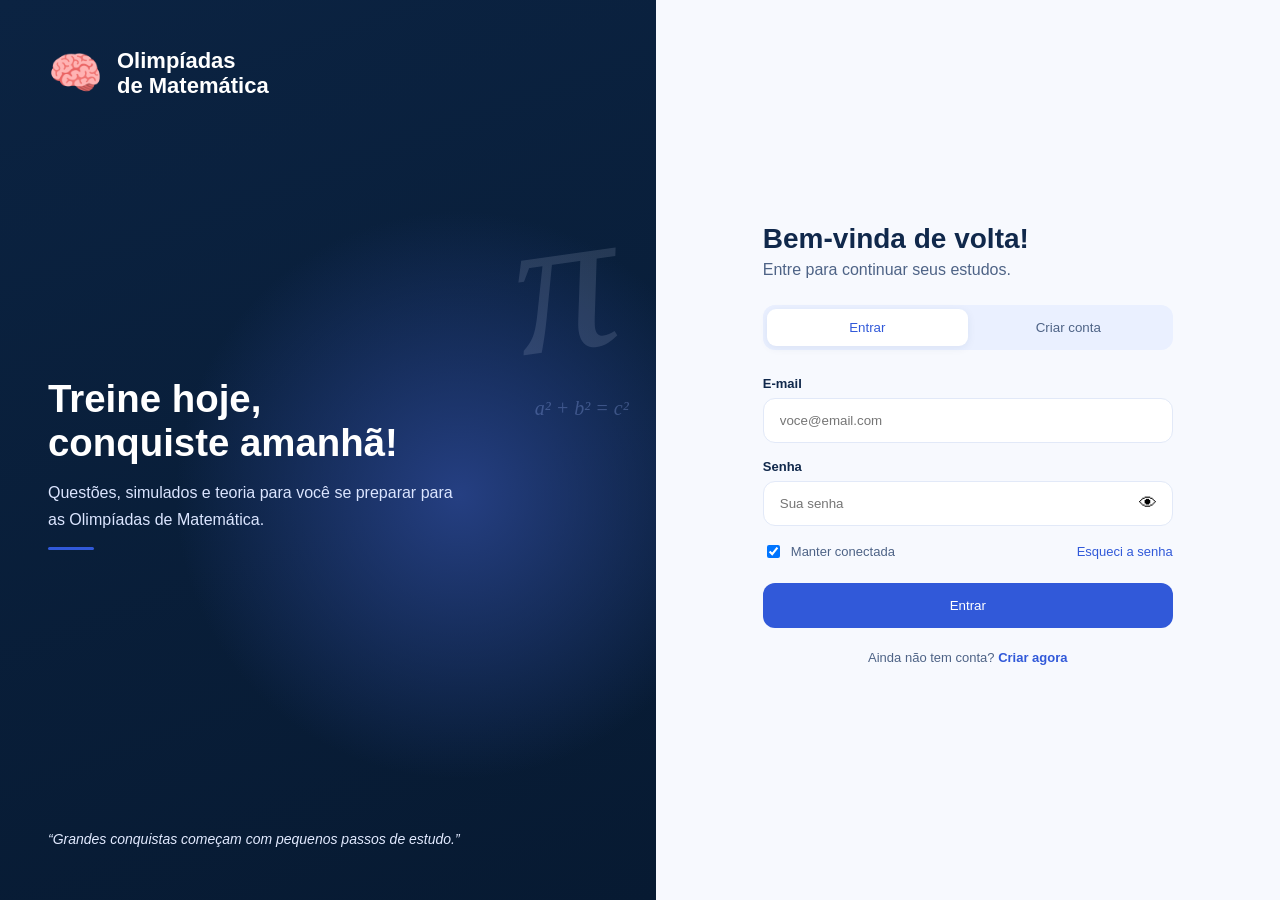
<file: index.html>
<!DOCTYPE html>
<html lang="pt-BR">
<head>
<meta charset="UTF-8">
<meta name="viewport" content="width=device-width, initial-scale=1.0">
<title>Olimpíadas de Matemática</title>
<link rel="stylesheet" href="tcc.css">
<link rel="stylesheet" href="telas.css">
<script>
/* exige login */
(function(){ var s=null; try{ s=localStorage.getItem("sessao")||sessionStorage.getItem("sessao"); }catch(e){}
  if(!s) location.replace("login.html"); })();
</script>
</head>
<body>
<div class="app">
  <aside>
    <div class="brand">
      <div class="brand-icon">🧠</div>
      <h1>Olimpíadas<br>de Matemática</h1>
      <p>Estude&nbsp; · &nbsp;Resolva&nbsp; · &nbsp;Conquiste</p>
      <div class="short-line"></div>
    </div>
    <nav aria-label="Menu principal">
      <a data-go="inicio" class="active" href="#inicio"><span class="icon">⌂</span>Início</a>
      <a data-go="questoes" href="#questoes"><span class="icon">▤</span>Questões</a>
      <a data-go="simulados" href="#simulados"><span class="icon">🏆</span>Simulados</a>
      <a data-go="teoria" href="#teoria"><span class="icon">▱</span>Teoria</a>
      <a data-go="progresso" href="#progresso"><span class="icon">▥</span>Meu Progresso</a>
      <a data-go="favoritos" href="#favoritos"><span class="icon">♧</span>Favoritos</a>
      <a data-go="configuracoes" href="#configuracoes"><span class="icon">⚙</span>Configurações</a>
    </nav>
    <div class="quote">“Grandes conquistas<br>começam com pequenos<br>passos de estudo.”<div class="short-line"></div></div>
  </aside>

  <main>
    <header class="topbar">
      <div>
        <h2>Olá, <span id="nomeUsuario">Samyra</span>!</h2>
        <p>Vamos continuar evoluindo nos estudos?</p>
      </div>
      <button class="avatar" aria-label="Perfil" data-go="configuracoes">👤</button>
    </header>

    <!-- ============ TELA: INÍCIO ============ -->
    <div class="screen active" id="tela-inicio">
      <div class="layout">
        <section class="main-column">
          <div class="hero">
            <div class="hero-copy">
              <h2>Treine hoje,<br>conquiste amanhã!</h2>
              <p>Aqui você encontra questões, simulados, teoria e muito mais para se preparar para as Olimpíadas de Matemática.</p>
            </div>
            <div class="math-art" aria-hidden="true">π<small>a² + b² = c²<br>∞ &nbsp; △ &nbsp; x²</small></div>
          </div>

          <h2 class="section-title">Escolha por onde começar</h2>
          <div class="cards">
            <a class="study-card blue" data-go="questoes" href="#questoes" style="color:inherit;text-decoration:none">
              <div class="bubble">▤</div><h3>Questões</h3>
              <p>Resolva questões de edições anteriores e exercícios por assunto.</p><span class="arrow" style="color:#315fe2">→</span>
            </a>
            <a class="study-card green" data-go="simulados" href="#simulados" style="color:inherit;text-decoration:none">
              <div class="bubble">🏆</div><h3>Simulados</h3>
              <p>Teste seus conhecimentos com simulados no estilo da OMB.</p><span class="arrow" style="color:#174e39">→</span>
            </a>
            <a class="study-card yellow" data-go="teoria" href="#teoria" style="color:inherit;text-decoration:none">
              <div class="bubble">▱</div><h3>Teoria</h3>
              <p>Revise os principais conteúdos matemáticos.</p><span class="arrow" style="color:#17345c">→</span>
            </a>
            <a class="study-card red" data-go="progresso" href="#progresso" style="color:inherit;text-decoration:none">
              <div class="bubble">▥</div><h3>Meu Progresso</h3>
              <p>Acompanhe sua evolução e veja onde focar mais.</p><span class="arrow" style="color:#e43c48">→</span>
            </a>
          </div>

          <div class="activity-head">
            <h3>Últimas atividades</h3><a data-go="progresso" href="#progresso">Ver todas&nbsp; →</a>
          </div>
          <div class="activity-list" id="atividades">
            <div class="activity">
              <div class="activity-icon">▤</div><div><strong>Questões de Álgebra</strong><small>40 questões</small></div><span class="score">0%</span><span class="date">18/09/2026&nbsp; ›</span>
            </div>
            <div class="activity">
              <div class="activity-icon" style="background:#fff5d9">🏆</div><div><strong>Simulado - Nível 2</strong><small>20 questões</small></div><span class="score">0%</span><span class="date">16/09/2026&nbsp; ›</span>
            </div>
            <div class="activity">
              <div class="activity-icon" style="background:#e5f3ff">▱</div><div><strong>Revisão de Geometria</strong><small>40 questões</small></div><span class="score">0%</span><span class="date">14/09/2026&nbsp; ›</span>
            </div>
          </div>
        </section>

        <section class="right-column">
          <div class="side-card">
            <h3>Seu progresso</h3>
            <div class="progress-row">
              <div class="ring"><span>0%</span></div>
              <div class="progress-copy">
                <strong>Questões resolvidas</strong><span>0 de 100</span>
                <div class="bar"><span></span></div>
              </div>
            </div>
            <h3 class="topics-title">Assuntos em destaque</h3>
            <div class="topic" data-go="questoes" data-assunto="Aritmética" style="cursor:pointer"><span class="dot" style="background:#416be0"></span><span>Aritmética</span><b>›</b></div>
            <div class="topic" data-go="questoes" data-assunto="Álgebra" style="cursor:pointer"><span class="dot" style="background:#299d68"></span><span>Álgebra</span><b>›</b></div>
            <div class="topic" data-go="questoes" data-assunto="Geometria" style="cursor:pointer"><span class="dot" style="background:#9143db"></span><span>Geometria</span><b>›</b></div>
            <div class="topic" data-go="questoes" data-assunto="Combinatória" style="cursor:pointer"><span class="dot" style="background:#ff941b"></span><span>Combinatória</span><b>›</b></div>
            <div class="topic" data-go="questoes" data-assunto="Teoria dos Números" style="cursor:pointer"><span class="dot" style="background:#ef4147"></span><span>Teoria dos Números</span><b>›</b></div>
          </div>
          <div class="goal">
            <div class="target">◎</div>
            <div><strong>Seu objetivo é possível!</strong><p>Disciplina, prática e foco<br>te levam longe.</p><div class="short-line" style="margin:14px 0 0"></div></div>
          </div>
        </section>
      </div>
    </div>

    <!-- ============ TELA: QUESTÕES ============ -->
    <div class="screen" id="tela-questoes">
      <div class="page-head">
        <div><h2>Questões</h2><p>Apostilas de questões de edições anteriores e por assunto.</p></div>
        <button class="back-btn" data-go="inicio">← Voltar ao início</button>
      </div>
      <div class="toolbar">
        <input class="search" type="search" placeholder="🔍  Buscar apostila..." data-busca="questoes">
        <div class="chips" data-chips="questoes"></div>
      </div>
      <div class="apostilas" id="lista-questoes"></div>
    </div>

    <!-- ============ TELA: SIMULADOS ============ -->
    <div class="screen" id="tela-simulados">
      <div class="page-head">
        <div><h2>Simulados</h2><p>Provas completas no estilo da OMB para testar seus conhecimentos.</p></div>
        <button class="back-btn" data-go="inicio">← Voltar ao início</button>
      </div>
      <div class="toolbar">
        <input class="search" type="search" placeholder="🔍  Buscar simulado..." data-busca="simulados">
        <div class="chips" data-chips="simulados"></div>
      </div>
      <div class="apostilas" id="lista-simulados"></div>
    </div>

    <!-- ============ TELA: TEORIA ============ -->
    <div class="screen" id="tela-teoria">
      <div class="page-head">
        <div><h2>Teoria</h2><p>Revise os principais conteúdos matemáticos.</p></div>
        <button class="back-btn" data-go="inicio">← Voltar ao início</button>
      </div>
      <div class="toolbar">
        <input class="search" type="search" placeholder="🔍  Buscar material..." data-busca="teoria">
        <div class="chips" data-chips="teoria"></div>
      </div>
      <div class="apostilas" id="lista-teoria"></div>
    </div>

    <!-- ============ TELA: PROGRESSO ============ -->
    <div class="screen" id="tela-progresso">
      <div class="page-head">
        <div><h2>Meu Progresso</h2><p>Acompanhe sua evolução e veja onde focar mais.</p></div>
        <button class="back-btn" data-go="inicio">← Voltar ao início</button>
      </div>
      <div class="panel">
        <h3>Resumo</h3>
        <div class="stats">
          <div class="stat"><b>0</b><span>Questões resolvidas</span></div>
          <div class="stat"><b>0%</b><span>Taxa de acerto</span></div>
          <div class="stat"><b>0</b><span>Simulados feitos</span></div>
          <div class="stat"><b id="statFav">0</b><span>Favoritos</span></div>
        </div>
      </div>
      <div class="panel">
        <h3>Desempenho por assunto</h3>
        <div id="progressoAssuntos"></div>
      </div>
    </div>

    <!-- ============ TELA: FAVORITOS ============ -->
    <div class="screen" id="tela-favoritos">
      <div class="page-head">
        <div><h2>Favoritos</h2><p>Suas apostilas marcadas com ★.</p></div>
        <button class="back-btn" data-go="inicio">← Voltar ao início</button>
      </div>
      <div class="apostilas" id="lista-favoritos"></div>
    </div>

    <!-- ============ TELA: CONFIGURAÇÕES ============ -->
    <div class="screen" id="tela-configuracoes">
      <div class="page-head">
        <div><h2>Configurações</h2><p>Personalize sua experiência.</p></div>
        <button class="back-btn" data-go="inicio">← Voltar ao início</button>
      </div>
      <div class="panel">
        <h3>Perfil</h3>
        <div class="setting"><span>Seu nome</span><input type="text" id="inputNome" value="Samyra"></div>
        <div class="setting"><span></span><button class="btn" id="salvarNome">Salvar</button></div>
      </div>
      <div class="panel">
        <h3>Conta</h3>
        <div class="setting"><span>Encerrar a sessão neste dispositivo</span><button class="btn" id="sair" style="background:#ed4b56">Sair</button></div>
      </div>
    </div>
  </main>
</div>

<script>
/* =====================================================================
   ✏️  ONDE COLOCAR AS APOSTILAS
   1. Crie uma pasta "apostilas" ao lado deste index.html e coloque os PDFs lá.
   2. Adicione uma linha em QUESTOES / SIMULADOS / TEORIA seguindo o modelo.
      - arquivo: caminho do PDF (ex.: "apostilas/algebra-basica.pdf").
        Deixe "" se ainda não tiver o arquivo (o botão fica desativado).
   ===================================================================== */
const QUESTOES = [
  { titulo: "Álgebra — Nível 1",            assunto: "Álgebra",            info: "40 questões", arquivo: "" },
  { titulo: "Aritmética Básica",            assunto: "Aritmética",         info: "30 questões", arquivo: "" },
  { titulo: "Geometria Plana",              assunto: "Geometria",          info: "40 questões", arquivo: "" },
  { titulo: "Princípios de Contagem",       assunto: "Combinatória",       info: "25 questões", arquivo: "" },
  { titulo: "Divisibilidade e Primos",      assunto: "Teoria dos Números", info: "30 questões", arquivo: "" },
];
const SIMULADOS = [
  { titulo: "Simulado — Nível 1", assunto: "Nível 1", info: "20 questões", arquivo: "" },
  { titulo: "Simulado — Nível 2", assunto: "Nível 2", info: "20 questões", arquivo: "" },
  { titulo: "Simulado — Nível 3", assunto: "Nível 3", info: "20 questões", arquivo: "" },
];
const TEORIA = [
  { titulo: "Resumo de Álgebra",    assunto: "Álgebra",    info: "Material de apoio", arquivo: "" },
  { titulo: "Resumo de Geometria",  assunto: "Geometria",  info: "Material de apoio", arquivo: "" },
];

/* ===================== código das telas (não precisa mexer) ===================== */
const DADOS = { questoes: QUESTOES, simulados: SIMULADOS, teoria: TEORIA };
const ICONES = { questoes: "▤", simulados: "🏆", teoria: "▱" };
const CORES = ["#5275e8", "#269b62", "#ffbd25", "#ed4b56", "#9143db", "#ff941b"];
const filtro = { questoes: "Todos", simulados: "Todos", teoria: "Todos" };
const busca  = { questoes: "", simulados: "", teoria: "" };

function getFavs() { try { return JSON.parse(localStorage.getItem("favs") || "[]"); } catch { return []; } }
function setFavs(f) { try { localStorage.setItem("favs", JSON.stringify(f)); } catch {} }
const idDe = (tipo, a) => tipo + "|" + a.titulo;

const COR_ASSUNTO = { "Aritmética": "#416be0", "Álgebra": "#299d68", "Geometria": "#9143db", "Combinatória": "#ff941b", "Teoria dos Números": "#ef4147", "Nível 1": "#299d68", "Nível 2": "#ff941b", "Nível 3": "#ef4147" };
const SIMBOLO = { "Aritmética": "÷", "Álgebra": "x²", "Geometria": "△", "Combinatória": "n!", "Teoria dos Números": "ℕ" };
const corDe = (a, i) => COR_ASSUNTO[a.assunto] || CORES[i % CORES.length];

function cardHTML(tipo, a, i) {
  const fav = getFavs().includes(idDe(tipo, a));
  const link = a.arquivo
    ? `<a class="open" href="${a.arquivo}" target="_blank" rel="noopener">Abrir apostila</a>`
    : `<a class="open disabled">Em breve</a>`;
  return `<div class="apostila" style="--c:${corDe(a, i)}">
    <div class="cover">
      <button class="fav ${fav ? "on" : ""}" data-fav="${idDe(tipo, a)}" aria-label="Favoritar">★</button>
      <span class="sym">${SIMBOLO[a.assunto] || "π"}</span>
      <span class="ico">${ICONES[tipo]}</span>
    </div>
    <div class="body">
      <span class="tag">${a.assunto}</span>
      <h3>${a.titulo}</h3>
      <div class="meta">${a.info}</div>
      ${link}
    </div>
  </div>`;
}

function renderChips(tipo) {
  const assuntos = ["Todos", ...new Set(DADOS[tipo].map(a => a.assunto))];
  document.querySelector(`[data-chips="${tipo}"]`).innerHTML = assuntos
    .map(s => `<button class="chip ${filtro[tipo] === s ? "on" : ""}" style="--dot:${COR_ASSUNTO[s] || "#b8c4e6"}" data-chip="${tipo}" data-valor="${s}">${s}</button>`).join("");
}

function renderLista(tipo) {
  const q = busca[tipo].toLowerCase();
  const itens = DADOS[tipo].filter(a =>
    (filtro[tipo] === "Todos" || a.assunto === filtro[tipo]) &&
    a.titulo.toLowerCase().includes(q));
  document.getElementById("lista-" + tipo).innerHTML = itens.length
    ? itens.map((a, i) => cardHTML(tipo, a, i)).join("")
    : `<div class="empty"><strong>Nada por aqui ainda</strong>Adicione apostilas na lista do código ou mude o filtro.</div>`;
}

function renderFavoritos() {
  const favs = getFavs();
  let html = "";
  Object.keys(DADOS).forEach(tipo => DADOS[tipo].forEach((a, i) => {
    if (favs.includes(idDe(tipo, a))) html += cardHTML(tipo, a, i);
  }));
  document.getElementById("lista-favoritos").innerHTML = html ||
    `<div class="empty"><strong>Nenhum favorito ainda</strong>Clique na ★ de uma apostila para guardá-la aqui.</div>`;
  document.getElementById("statFav").textContent = favs.length;
}

function renderProgresso() {
  const cores = { "Aritmética": "#416be0", "Álgebra": "#299d68", "Geometria": "#9143db", "Combinatória": "#ff941b", "Teoria dos Números": "#ef4147" };
  document.getElementById("progressoAssuntos").innerHTML = Object.entries(cores).map(([n, c]) =>
    `<div class="topic" style="cursor:default"><span class="dot" style="background:${c}"></span><span>${n}</span><b style="font-size:14px;font-weight:600">0%</b></div>`).join("");
}

function renderTudo() {
  ["questoes", "simulados", "teoria"].forEach(t => { renderChips(t); renderLista(t); });
  renderFavoritos(); renderProgresso();
}

function go(nome) {
  if (!document.getElementById("tela-" + nome)) nome = "inicio";
  document.querySelectorAll(".screen").forEach(s => s.classList.toggle("active", s.id === "tela-" + nome));
  document.querySelectorAll("nav a").forEach(a => a.classList.toggle("active", a.dataset.go === nome));
  if (nome === "favoritos") renderFavoritos();
  window.scrollTo({ top: 0 });
}

document.addEventListener("click", e => {
  const fav = e.target.closest("[data-fav]");
  if (fav) {
    const id = fav.dataset.fav, f = getFavs();
    setFavs(f.includes(id) ? f.filter(x => x !== id) : [...f, id]);
    renderTudo(); return;
  }
  const chip = e.target.closest("[data-chip]");
  if (chip) { filtro[chip.dataset.chip] = chip.dataset.valor; renderChips(chip.dataset.chip); renderLista(chip.dataset.chip); return; }

  const alvo = e.target.closest("[data-go]");
  if (alvo) {
    e.preventDefault();
    const nome = alvo.dataset.go;
    if (alvo.dataset.assunto) { filtro.questoes = alvo.dataset.assunto; renderChips("questoes"); renderLista("questoes"); }
    else if (alvo.classList.contains("study-card") || alvo.closest("nav")) { /* mantém filtro */ }
    history.replaceState(null, "", "#" + nome);
    go(nome);
  }
});

document.querySelectorAll("[data-busca]").forEach(inp => inp.addEventListener("input", () => {
  busca[inp.dataset.busca] = inp.value; renderLista(inp.dataset.busca);
}));

document.getElementById("sair").addEventListener("click", () => {
  try { localStorage.removeItem("sessao"); sessionStorage.removeItem("sessao"); } catch {}
  location.href = "login.html";
});
document.getElementById("salvarNome").addEventListener("click", () => {
  const n = document.getElementById("inputNome").value.trim() || "Estudante";
  document.getElementById("nomeUsuario").textContent = n;
  try { localStorage.setItem("nome", n); } catch {}
});
try {
  const n = localStorage.getItem("nome");
  if (n) { document.getElementById("nomeUsuario").textContent = n; document.getElementById("inputNome").value = n; }
} catch {}

window.addEventListener("hashchange", () => go(location.hash.slice(1) || "inicio"));
renderTudo();
go(location.hash.slice(1) || "inicio");
</script>
</body>
</html>
</file>
<file: tcc.css>
* { box-sizing: border-box; }
  :root {
    --navy: #0b2342;
    --blue: #3159d9;
    --text: #10284b;
    --muted: #4e6386;
    --line: #e2e9f8;
  }
  body {
    margin: 0;
    font-family: Inter, "Segoe UI", Arial, sans-serif;
    color: var(--text);
    background: #f7f9fe;
  }
  .app { min-height: 100vh; display: grid; grid-template-columns: 290px minmax(0, 1fr); }
  aside {
    background: linear-gradient(160deg, #0b2342, #071a32);
    color: #eef3ff; padding: 30px 18px 24px;
    display: flex; flex-direction: column; min-height: 100vh;
  }
  .brand { text-align: center; padding: 0 8px 24px; }
  .brand-icon { font-size: 54px; line-height: 1.1; }
  .brand h1 { font-size: 25px; line-height: 1.1; margin: 8px 0 12px; }
  .brand p { font-size: 13px; letter-spacing: .2px; margin: 0; color: #dbe5ff; }
  .short-line { height: 3px; width: 46px; border-radius: 8px; background: #3159d9; margin: 16px auto 0; }
  nav { display: grid; gap: 7px; margin-top: 0; }
  nav a {
    display: flex; align-items: center; gap: 17px; padding: 15px 18px;
    text-decoration: none; color: #d0dbf7; border-radius: 13px; font-size: 16px;
    transition: .2s;
  }
  nav a:hover, nav a.active { background: linear-gradient(110deg, #405fbd, #344fa7); color: white; }
  nav .icon { font-size: 23px; width: 25px; text-align: center; }
  .quote { margin: auto 10px 0; text-align: center; font-style: italic; line-height: 1.7; font-size: 14px; color: #e2eaff; }
  main { min-width: 0; padding: 28px 32px 30px; }
  .topbar { display: flex; align-items: center; justify-content: space-between; margin-bottom: 24px; }
  .topbar h2 { margin: 0 0 5px; font-size: 25px; }
  .topbar p { margin: 0; color: var(--muted); }
  .avatar { border: 0; width: 46px; height: 46px; border-radius: 50%; background: #e6ecfa; font-size: 23px; }
  .layout { display: grid; grid-template-columns: minmax(0, 2fr) minmax(285px, .95fr); gap: 28px; align-items: start; }
  .hero {
    min-height: 250px; border-radius: 13px; padding: 34px 36px; color: white;
    background: radial-gradient(circle at 76% 50%, #253f82, transparent 35%), linear-gradient(120deg, #0c2148, #1a326a);
    display: flex; align-items: center; justify-content: space-between; overflow: hidden; position: relative;
  }
  .hero-copy { max-width: 60%; position: relative; z-index: 1; }
  .hero h2 { font-size: clamp(25px, 2.2vw, 34px); line-height: 1.2; margin: 0 0 13px; }
  .hero p { color: #e1eaff; line-height: 1.65; margin: 0; max-width: 430px; }
  .math-art { font-size: clamp(82px, 10vw, 130px); font-family: Georgia, serif; font-style: italic; color: #e2ebff; text-shadow: 0 5px 25px #06142c; transform: rotate(-8deg); margin-right: 6%; }
  .math-art small { display: block; font-family: Georgia, serif; font-size: 17px; color: #91a9e9; text-align: center; transform: rotate(8deg); }
  .section-title { font-size: 21px; margin: 25px 0 18px; }
  .cards { display: grid; grid-template-columns: repeat(2, minmax(0, 1fr)); gap: 14px 24px; }
  .study-card { min-height: 158px; border-radius: 13px; padding: 17px 22px; border: 1px solid var(--line); position: relative; }
  .study-card.blue { background: linear-gradient(120deg, #eef2ff, #f7f8ff); border-color: #d5defe; }
  .study-card.green { background: linear-gradient(120deg, #edf8f2, #f5fbf7); border-color: #d4eddf; }
  .study-card.yellow { background: linear-gradient(120deg, #fff8e7, #fffdf6); border-color: #ffebbb; }
  .study-card.red { background: linear-gradient(120deg, #fff0f1, #fff7f7); border-color: #ffd9dd; }
  .bubble { width: 56px; height: 56px; border-radius: 50%; display: grid; place-items: center; color: white; font-size: 25px; margin-bottom: 9px; }
  .blue .bubble { background: #5275e8; } .green .bubble { background: #269b62; }
  .yellow .bubble { background: #ffbd25; } .red .bubble { background: #ed4b56; }
  .study-card h3 { font-size: 19px; margin: 0 0 6px; }
  .study-card p { color: var(--muted); font-size: 14px; line-height: 1.45; margin: 0; max-width: 85%; }
  .arrow { position: absolute; right: 19px; bottom: 17px; font-size: 25px; }
  .activity-head { display: flex; justify-content: space-between; align-items: center; margin: 22px 2px 12px; }
  .activity-head h3 { margin: 0; font-size: 19px; }
  .activity-head a { color: #244fca; font-size: 13px; text-decoration: none; }
  .activity-list { background: white; border: 1px solid var(--line); border-radius: 13px; overflow: hidden; }
  .activity { display: grid; grid-template-columns: 42px minmax(0,1fr) auto auto; gap: 12px; align-items: center; padding: 11px 14px; border-bottom: 1px solid #edf1fa; }
  .activity:last-child { border-bottom: 0; }
  .activity-icon { width: 38px; height: 38px; border-radius: 50%; display: grid; place-items: center; background: #f0edff; font-size: 20px; }
  .activity strong { display: block; font-size: 13px; font-weight: 600; margin-bottom: 4px; }
  .activity small { color: #63789d; font-size: 11px; }
  .score { font-weight: 700; font-size: 12px; }
  .date { color: #8191b0; font-size: 10px; white-space: nowrap; }
  .side-card { background: white; border: 1px solid var(--line); border-radius: 13px; padding: 21px 22px; box-shadow: 0 2px 8px #173b7906; }
  .side-card h3 { margin: 0 0 20px; font-size: 19px; }
  .progress-row { display: flex; align-items: center; gap: 18px; margin-bottom: 34px; }
  .ring {
  width: 112px;
  height: 112px;
  border-radius: 50%;
  display: grid;
  place-items: center;
  flex: 0 0 auto;
  background: #e5e7eb;
  position: relative;
 }
  .ring::before { 
  content: "";
  position: absolute;
  inset: 10px;
  border-radius: 50%;
  background: #f7f9fe;
 }
  .ring span { z-index: 1; font-size: 22px; font-weight: 750; }
  .progress-copy { min-width: 0; flex: 1; }
  .progress-copy strong { display: block; font-size: 14px; margin-bottom: 8px; }
  .progress-copy span { font-size: 13px; color: var(--muted); }
  .bar { 
  height: 10px;
  background: #e5e7eb;
  border-radius: 10px;
  margin-top: 18px;
  overflow: hidden;
}
  .bar span {
  display: block;
  width: 42%;
  height: 100%;
  border-radius: 10px;
  background: #e5e7eb;
}
  .topics-title { margin: 0 0 10px !important; font-size: 17px !important; }
  .topic { display: flex; align-items: center; padding: 14px 0; border-top: 1px solid #edf1fa; gap: 12px; font-size: 14px; }
  .dot { width: 15px; height: 15px; border-radius: 50%; }
  .topic span:nth-child(2) { flex: 1; }
  .topic b { font-size: 23px; font-weight: 400; }
  .goal { margin-top: 20px; background: linear-gradient(120deg, #efefff, #e7eaff); border: 1px solid #e3e5ff; border-radius: 13px; padding: 22px; display: flex; align-items: flex-start; gap: 16px; }
  .goal .target { font-size: 40px; line-height: 1; }
  .goal strong { display: block; font-size: 14px; margin-bottom: 8px; }
  .goal p { color: var(--muted); font-size: 13px; line-height: 1.6; margin: 0; }
  @media (max-width: 1050px) {
    .app { grid-template-columns: 230px minmax(0,1fr); }
    main { padding: 24px 20px; }
    .layout { grid-template-columns: 1fr; }
    .right-column { display: grid; grid-template-columns: 1fr 1fr; gap: 18px; }
    .goal { margin-top: 0; }
  }
  @media (max-width: 700px) {
    .app { display: block; }
    aside { min-height: auto; padding: 15px; }
    .brand { padding-bottom: 12px; }
    .brand-icon { font-size: 35px; }
    .brand h1 { font-size: 20px; }
    .brand p, .quote { display: none; }
    nav { display: flex; overflow-x: auto; gap: 6px; }
    nav a { padding: 10px 12px; white-space: nowrap; gap: 8px; font-size: 13px; }
    nav .icon { font-size: 18px; }
    main { padding: 20px 14px; }
    .topbar h2 { font-size: 22px; }
    .hero { padding: 25px 22px; min-height: 220px; }
    .hero-copy { max-width: 75%; }
    .hero p { font-size: 13px; }
    .math-art { position: absolute; right: -8px; opacity: .3; }
    .cards { grid-template-columns: 1fr; gap: 12px; }
    .right-column { display: block; }
    .goal { margin-top: 16px; }
    .activity { grid-template-columns: 38px minmax(0,1fr) auto; }
    .date { display: none; }
    .ring { width: 90px; height: 90px; }
    .progress-row { gap: 12px; }
  }
</file>
<file: telas.css>
.screen { display: none; }
.screen.active { display: block; animation: fadeIn .25s ease; }
@keyframes fadeIn { from { opacity: 0; transform: translateY(6px); } to { opacity: 1; transform: none; } }

.page-head { display: flex; align-items: center; justify-content: space-between; gap: 16px; flex-wrap: wrap; margin-bottom: 22px; }
.page-head h2 { margin: 0 0 5px; font-size: 26px; }
.page-head p { margin: 0; color: var(--muted); }
.back-btn { border: 1px solid var(--line); background: white; color: var(--blue); border-radius: 10px; padding: 10px 16px; font-size: 14px; cursor: pointer; font-family: inherit; }
.back-btn:hover { background: #eef2ff; }

.toolbar { display: flex; gap: 14px; flex-wrap: wrap; align-items: center; margin-bottom: 20px; }
.search { flex: 1; min-width: 220px; border: 1px solid var(--line); background: white; border-radius: 12px; padding: 13px 16px; font-size: 14px; font-family: inherit; color: var(--text); }
.search:focus { outline: 2px solid #c9d6fb; }
.chips { display: flex; gap: 8px; flex-wrap: wrap; }
.chip { border: 1px solid var(--line); background: white; color: var(--muted); border-radius: 999px; padding: 8px 15px; font-size: 13px; cursor: pointer; font-family: inherit; }
.chip:hover { border-color: #b9c9f7; }
.chip.on { background: var(--blue); border-color: var(--blue); color: white; }

.apostilas { display: grid; grid-template-columns: repeat(auto-fill, minmax(260px, 1fr)); gap: 18px; }
.apostila { background: white; border: 1px solid var(--line); border-radius: 13px; padding: 20px; display: flex; flex-direction: column; gap: 10px; position: relative; box-shadow: 0 2px 8px #173b7906; transition: .2s; }
.apostila:hover { transform: translateY(-3px); box-shadow: 0 8px 20px #173b7914; }
.apostila .cover { width: 52px; height: 52px; border-radius: 13px; display: grid; place-items: center; font-size: 25px; color: white; }
.apostila h3 { margin: 4px 0 0; font-size: 17px; padding-right: 30px; }
.apostila .meta { color: var(--muted); font-size: 13px; }
.tag { display: inline-block; font-size: 11px; font-weight: 600; padding: 4px 10px; border-radius: 999px; background: #eef2ff; color: var(--blue); width: fit-content; }
.apostila .open { margin-top: auto; text-align: center; text-decoration: none; background: var(--blue); color: white; border-radius: 10px; padding: 11px; font-size: 14px; font-weight: 600; }
.apostila .open:hover { background: #2749b8; }
.apostila .open.disabled { background: #e5e7eb; color: #6b7280; pointer-events: none; }
.fav { position: absolute; top: 14px; right: 14px; border: 0; background: transparent; font-size: 22px; cursor: pointer; color: #c3cde6; }
.fav.on { color: #ffb400; }

.empty { grid-column: 1 / -1; text-align: center; padding: 50px 20px; background: white; border: 1px dashed #c9d6fb; border-radius: 13px; color: var(--muted); }
.empty strong { display: block; font-size: 18px; color: var(--text); margin-bottom: 8px; }

.panel { background: white; border: 1px solid var(--line); border-radius: 13px; padding: 24px; margin-bottom: 18px; }
.panel h3 { margin: 0 0 14px; font-size: 18px; }
.stats { display: grid; grid-template-columns: repeat(auto-fit, minmax(160px, 1fr)); gap: 16px; }
.stat { background: #f4f7ff; border-radius: 12px; padding: 18px; }
.stat b { display: block; font-size: 28px; margin-bottom: 4px; }
.stat span { color: var(--muted); font-size: 13px; }
.setting { display: flex; justify-content: space-between; align-items: center; padding: 14px 0; border-top: 1px solid #edf1fa; font-size: 14px; }
.setting:first-of-type { border-top: 0; }
.setting input[type=text] { border: 1px solid var(--line); border-radius: 8px; padding: 9px 12px; font-family: inherit; }
.btn { background: var(--blue); color: white; border: 0; border-radius: 10px; padding: 10px 18px; cursor: pointer; font-family: inherit; font-size: 14px; }

.study-card { cursor: pointer; transition: .2s; }
.study-card:hover { transform: translateY(-3px); }


.page-head {
  background: radial-gradient(circle at 85% 40%, #253f82, transparent 40%), linear-gradient(120deg, #0c2148, #1a326a);
  color: white; border-radius: 13px; padding: 30px 34px; margin-bottom: 24px; position: relative; overflow: hidden;
}
.page-head::after { content: "∑"; position: absolute; right: 150px; top: -30px; font: italic 150px Georgia, serif; color: #ffffff12; pointer-events: none; }
.page-head h2 { font-size: 30px; margin: 0 0 8px; }
.page-head p { color: #cfdcff; }
.back-btn { background: #ffffff1c; border: 1px solid #ffffff33; color: white; position: relative; z-index: 1; }
.back-btn:hover { background: #ffffff33; }

.toolbar { background: white; border: 1px solid var(--line); border-radius: 13px; padding: 14px; }
.search { border: 0; background: #f4f7ff; }
.chip { display: inline-flex; align-items: center; gap: 7px; }
.chip::before { content: ""; width: 9px; height: 9px; border-radius: 50%; background: var(--dot, #b8c4e6); }
.chip.on::before { background: white; }

.apostilas { grid-template-columns: repeat(auto-fill, minmax(250px, 1fr)); gap: 22px; }
.apostila { padding: 0; overflow: hidden; gap: 0; border-radius: 16px; }
.apostila .cover { width: auto; height: 120px; border-radius: 0; position: relative; overflow: hidden; display: block;
  background: linear-gradient(135deg, var(--c), color-mix(in srgb, var(--c) 55%, #0b2342)); }
.apostila .cover .sym { position: absolute; right: 14px; bottom: -22px; font: italic 96px Georgia, serif; color: #ffffff30; line-height: 1; }
.apostila .cover .ico { position: absolute; left: 18px; bottom: 16px; width: 48px; height: 48px; border-radius: 13px; background: #ffffff2e; display: grid; place-items: center; font-size: 24px; backdrop-filter: blur(4px); }
.apostila .body { padding: 18px 20px 20px; display: flex; flex-direction: column; gap: 8px; flex: 1; }
.apostila h3 { margin: 2px 0 0; padding: 0; font-size: 17px; }
.tag { background: color-mix(in srgb, var(--c) 14%, white); color: color-mix(in srgb, var(--c) 80%, black); }
.apostila .open { background: var(--c); margin-top: 10px; border-radius: 11px; }
.apostila .open:hover { filter: brightness(.9); background: var(--c); }
.apostila .open.disabled { background: #eef1f7; }
.fav { top: 10px; right: 12px; color: #ffffff99; z-index: 2; text-shadow: 0 1px 4px #0004; }
.fav.on { color: #ffd23f; }


.apostila { display: flex; flex-direction: column; height: 100%; }
.apostila .body { display: block; flex: 1 1 auto; padding: 18px 20px 20px; }
.apostila .tag { display: inline-block; margin-bottom: 10px; }
.apostila h3 { display: block; margin: 0 0 6px; line-height: 1.3; }
.apostila .meta { display: block; margin: 0 0 18px; line-height: 1.4; }
.apostila .open { display: block; position: static; margin: 0; width: 100%; box-sizing: border-box; line-height: 1.2; }
</file>
<file: login.css>
* { box-sizing: border-box; }
:root { --navy:#0b2342; --blue:#3159d9; --text:#10284b; --muted:#4e6386; --line:#e2e9f8; }
body { margin:0; font-family: Inter,"Segoe UI",Arial,sans-serif; color:var(--text); background:#f7f9fe; }
.login { min-height:100vh; display:grid; grid-template-columns: minmax(0,1.05fr) minmax(0,1fr); }

.side { position:relative; overflow:hidden; color:white; padding:48px; display:flex; flex-direction:column; justify-content:space-between;
  background: radial-gradient(circle at 70% 55%, #253f82, transparent 42%), linear-gradient(160deg,#0b2342,#071a32); }
.side .brand { display:flex; align-items:center; gap:14px; }
.side .brand-icon { font-size:44px; line-height:1; }
.side .brand h1 { margin:0; font-size:22px; line-height:1.15; }
.side .pitch h2 { font-size:clamp(28px,3vw,40px); line-height:1.15; margin:0 0 14px; }
.side .pitch p { color:#dbe5ff; line-height:1.7; max-width:420px; margin:0; }
.side .art { position:absolute; right:6%; top:18%; font:italic clamp(120px,16vw,220px) Georgia,serif; color:#e2ebff22; transform:rotate(-8deg); pointer-events:none; user-select:none; }
.side .art small { display:block; font-size:20px; text-align:center; color:#91a9e955; transform:rotate(8deg); }
.side .quote { font-style:italic; color:#e2eaff; line-height:1.7; font-size:14px; position:relative; }
.short-line { height:3px; width:46px; border-radius:8px; background:var(--blue); margin:14px 0 0; }

.form-side { display:grid; place-items:center; padding:32px 24px; }
.card { width:100%; max-width:410px; }
.card h2 { margin:0 0 6px; font-size:28px; }
.card .sub { margin:0 0 26px; color:var(--muted); }
.tabs { display:grid; grid-template-columns:1fr 1fr; background:#eaf0ff; border-radius:12px; padding:4px; margin-bottom:26px; }
.tabs button { border:0; background:transparent; padding:11px; border-radius:9px; font:600 14px inherit; font-family:inherit; color:var(--muted); cursor:pointer; }
.tabs button.on { background:white; color:var(--blue); box-shadow:0 2px 8px #173b7914; }

.field { margin-bottom:16px; }
.field label { display:block; font-size:13px; font-weight:600; margin-bottom:7px; }
.input { position:relative; }
.input input { width:100%; border:1px solid var(--line); background:white; border-radius:12px; padding:14px 16px; font:15px inherit; font-family:inherit; color:var(--text); }
.input input:focus { outline:2px solid #c9d6fb; border-color:#9db3f5; }
.input .eye { position:absolute; right:10px; top:50%; transform:translateY(-50%); border:0; background:none; cursor:pointer; font-size:18px; padding:6px; }
.row { display:flex; justify-content:space-between; align-items:center; font-size:13px; color:var(--muted); margin:4px 0 22px; }
.row label { display:flex; gap:8px; align-items:center; cursor:pointer; }
.row a { color:var(--blue); text-decoration:none; }
.btn { width:100%; border:0; border-radius:12px; padding:15px; background:var(--blue); color:white; font:700 15px inherit; font-family:inherit; cursor:pointer; transition:.2s; }
.btn:hover { background:#2749b8; transform:translateY(-1px); }
.msg { display:none; margin-bottom:16px; padding:12px 14px; border-radius:10px; font-size:13px; background:#fff0f1; color:#b42335; border:1px solid #ffd9dd; }
.msg.show { display:block; }
.msg.ok { background:#edf8f2; color:#17673f; border-color:#d4eddf; }
.hide { display:none; }
.foot { text-align:center; margin-top:22px; font-size:13px; color:var(--muted); }
.foot a { color:var(--blue); font-weight:600; text-decoration:none; cursor:pointer; }

@media (max-width:860px) {
  .login { grid-template-columns:1fr; }
  .side { padding:28px 24px; min-height:auto; gap:18px; }
  .side .pitch p, .side .quote { display:none; }
  .side .art { font-size:110px; top:-5px; right:4%; }
}
</file>
